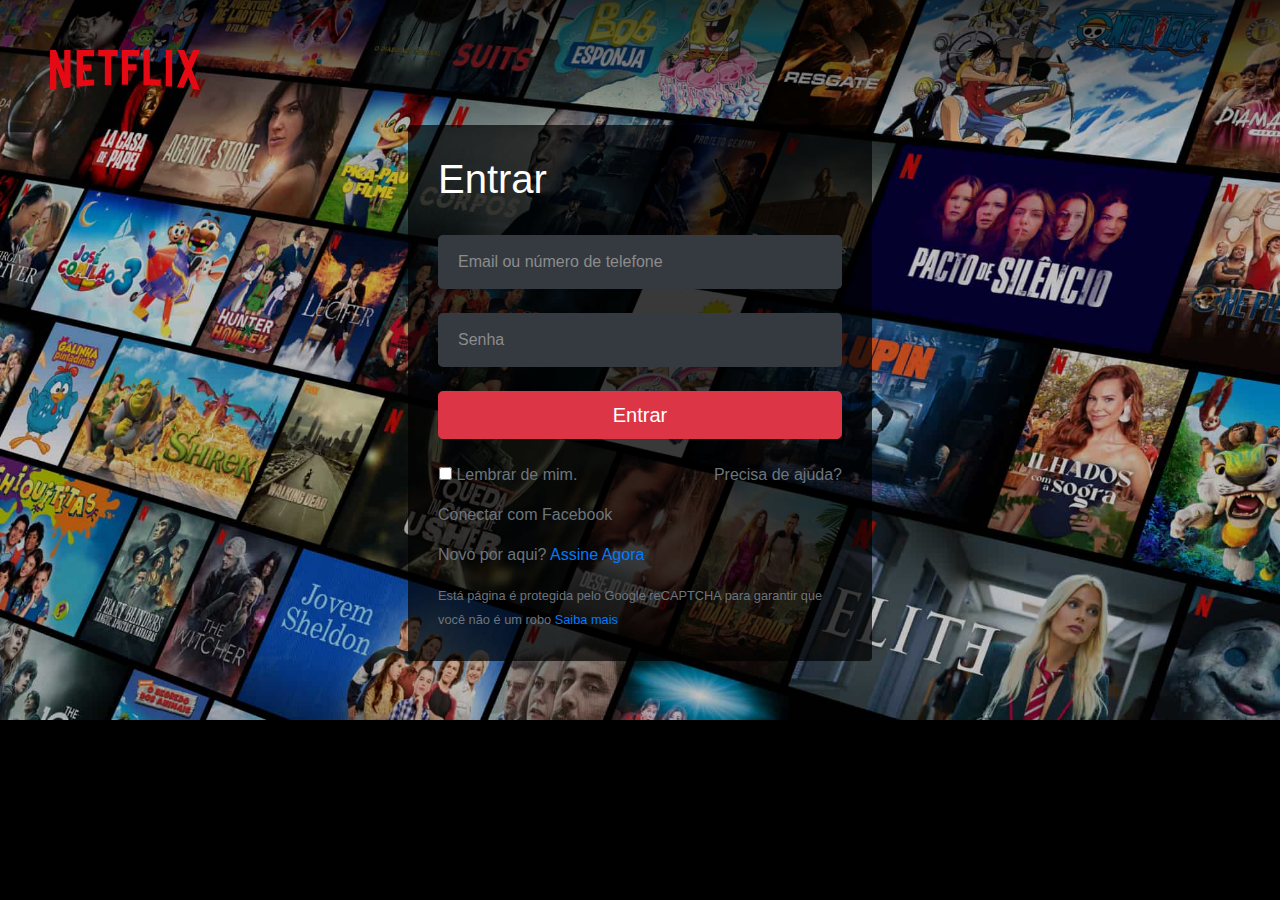
<file: index.html>
<!DOCTYPE html>
<html lang="en">
<head>
    <meta charset="UTF-8">
    <meta name="viewport" content="width=device-width, initial-scale=1.0">
    <link rel="stylesheet" href="https://cdn.jsdelivr.net/npm/bootstrap@4.6.2/dist/css/bootstrap.min.css"> 
    <link rel="stylesheet" href="https://cdnjs.cloudflare.com/ajax/libs/font-awesome/6.4.2/css/all.min.css" integrity="sha512-z3gLpd7yknf1YoNbCzqRKc4qyor8gaKU1qmn+CShxbuBusANI9QpRohGBreCFkKxLhei6S9CQXFEbbKuqLg0DA==" crossorigin="anonymous" referrerpolicy="no-referrer" />
    <link rel="stylesheet" href="css/style.css">
    <title>Login</title>
</head>
<body class="bg_filmes">
    <div class="container-fluid">
        <header class="row">
            <img src="assets/img/logo_.svg" alt="Netflix">
        </header>
        <div class="container-login">
            <div id="caixa_login" class="rounded">
                <h1 class="text-white">Entrar</h1>
                <br>
                <form class="form-login">
                    <div class="inputField">
                        <input type="email" class="form-control form-control-lg bg-dark text-white" id="candidateEmmailTel" name="candidateEmmailTel" placeholder=" ">
                        <label for="candidateEmmailTel">Email ou número de telefone</label>
                    </div>

                    <br>

                    <div class="inputField">
                        <input type="password" class="form-control form-control-lg bg-dark text-white" id="candidateSenha" name="candidateSenha" placeholder=" ">
                        <label for="candidateSenha">Senha</label>
                    </div>

                    <br>
                    <button class="btn btn-lg btn-block btn-danger">Entrar</button>
    
                    <div class="row mt-4 pl-3">
                        <div class=" text-muted">
                            <input type="checkbox"> Lembrar de mim.
                        </div>
                        <div class="col text-right">
                            <a href="#" class="text-muted">Precisa de ajuda?</a>
                        </div>
                    </div>
                    <div class="mt-3">
                        <div class="col p-0">
                            <a href="#" class="text-muted">
                                <i class="fa-brands fa-square-facebook"></i>
                             Conectar com Facebook
                            </a>
                        </div>
                        <div class="col text-muted mt-3 p-0">
                            Novo por aqui? 
                            <a href="#" class="text-primary">Assine Agora</a>
                        </div>
                        <div class="col text-muted mt-3 p-0"><small>Está página é protegida pelo Google reCAPTCHA para garantir que você não é um robo 
                            <a href="#" class="text-primary">Saiba mais</a></small>
                        </div>
                    </div>
                </form>
            </div>
        </div>
        
    </div>
</body>
</html>
</file>
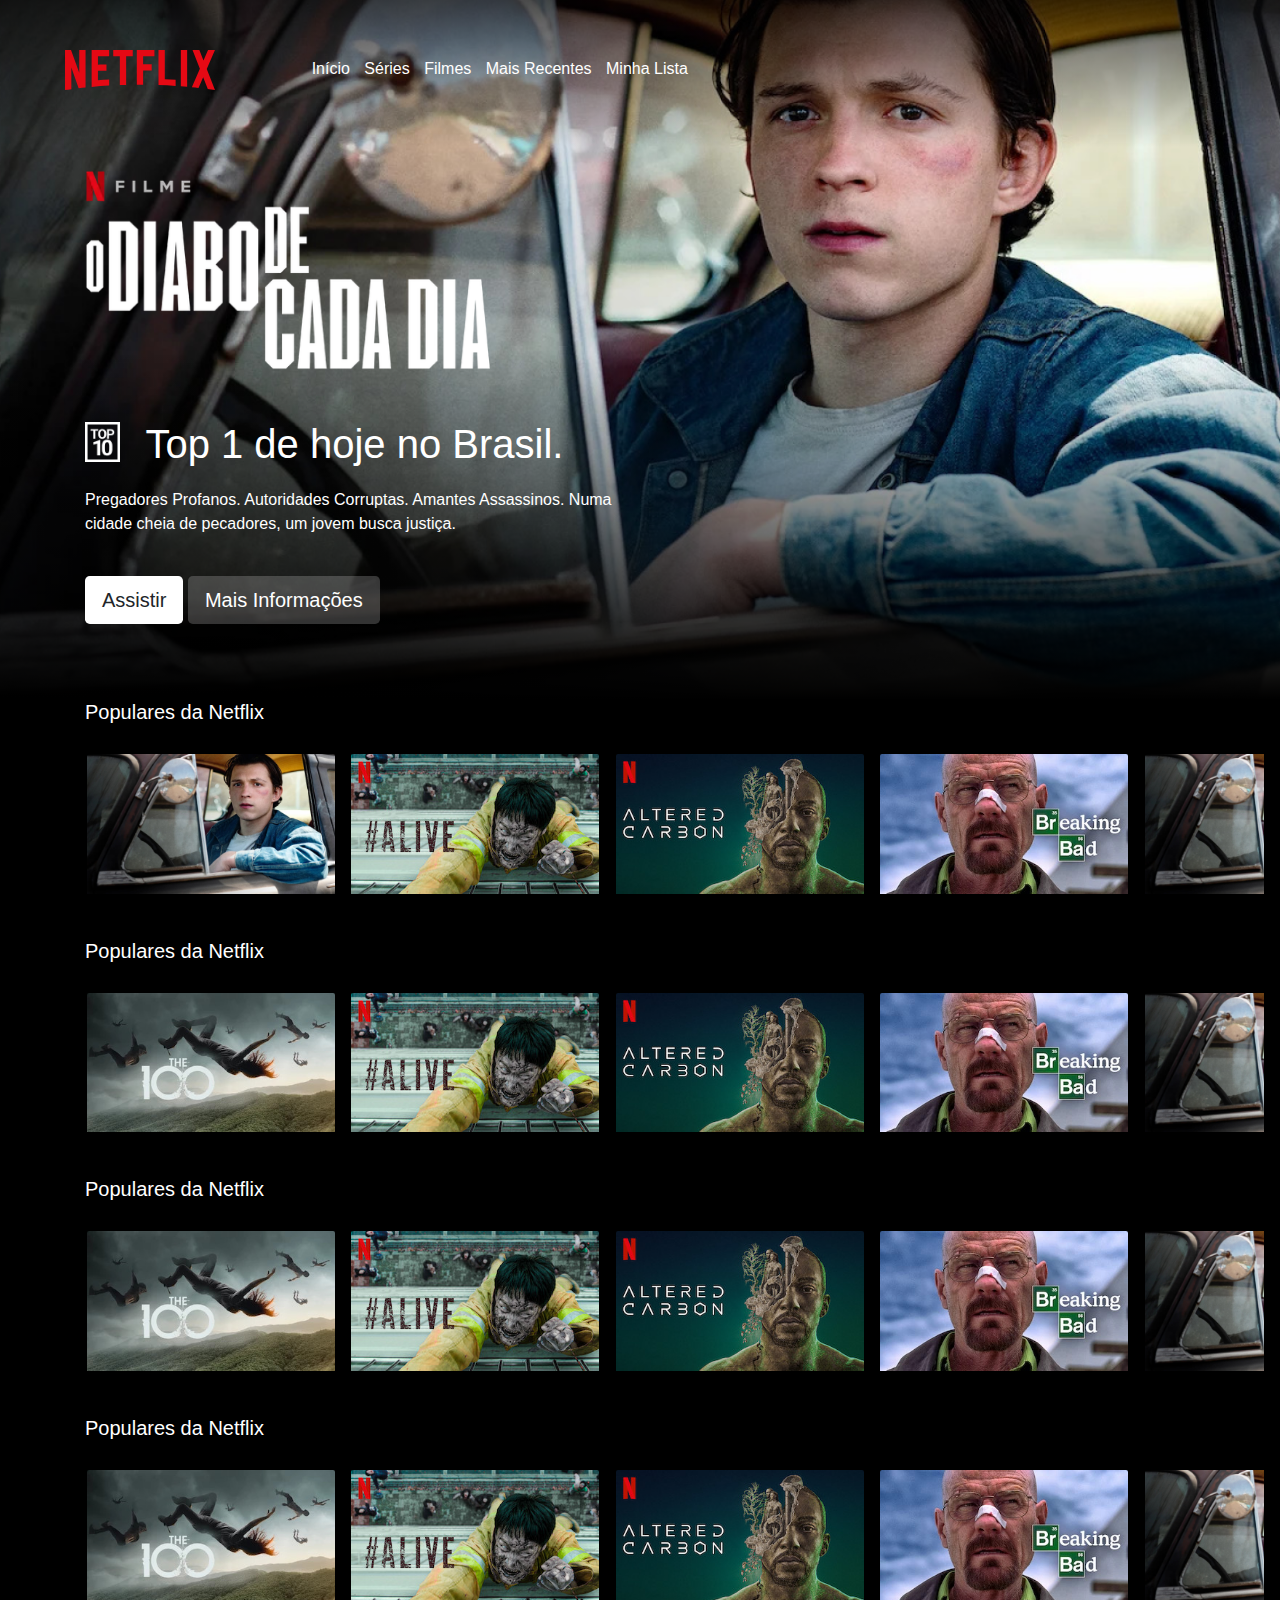
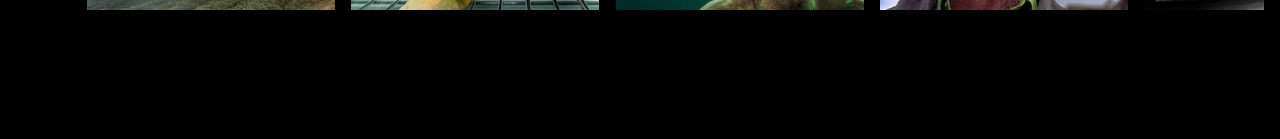
<file: home.html>
<!DOCTYPE html>
<html lang="en">
<head>
    <meta charset="UTF-8">
    <meta name="viewport" content="width=device-width, initial-scale=1.0">
    <link rel="stylesheet" href="https://cdn.jsdelivr.net/npm/bootstrap@4.6.2/dist/css/bootstrap.min.css"> 

    <link rel="stylesheet" href="https://cdnjs.cloudflare.com/ajax/libs/font-awesome/6.4.2/css/all.min.css" integrity="sha512-z3gLpd7yknf1YoNbCzqRKc4qyor8gaKU1qmn+CShxbuBusANI9QpRohGBreCFkKxLhei6S9CQXFEbbKuqLg0DA==" crossorigin="anonymous" referrerpolicy="no-referrer" />

    <!--Javascript-->
    <script
      type="text/javascript"
      src="https://cdnjs.cloudflare.com/ajax/libs/jquery/3.5.1/jquery.min.js"
    ></script>
    <script
      type="text/javascript"
      src="https://stackpath.bootstrapcdn.com/bootstrap/4.5.2/js/bootstrap.min.js"
    ></script>

    <link rel="stylesheet" href="css/style.css">
    <title>Home</title>
</head>
<body>

    <div class="modal fade" id="modal-filme">
        <div class="modal-dialog">
            <div class="modal-content">
                <div class="modal-hero">
                    <img src="assets/img/diabo-de-cada-dia.png" alt="diabo de cada dia filme">
                    <div class="col-12 modal-hero-infos">
                        <button class="btn btn-lg btn-custom-white">
                            <i class="fa-solid fa-play"></i> Assistir
                        </button>
                        <a href="#" class=" btn btn-light btn-lg rounded-circle">
                            <i class="fa-solid fa-play"></i>
                        </a>
                        <a href="#" class="btn-custom-round btn-custom-round btn btn-light btn-lg rounded-circle opacity-50">
                            <i class="fa-solid fa-thumbs-up"></i>
                        </a>
                        <a href="#" class="btn-custom-round btn btn-light rounded-circle btn-lg opacity-50">
                            <i class="fa-solid fa-thumbs-down"></i>
                        </a>
                    </div>
                    <div class="modal-infos"></div>
                </div>
                <div class="modal-infos">
                    <div class="container">
                        <div class="row">
                            <div class="col-7">
                                <p class="filme_descricao">
                                    Pregadores Profanos. Autoridades Corruptas. Amantes Assassinos. Numa cidade cheia de pecadores, um jovem busca justiça.
                                </p>
                            </div>
                            <div class="col-5">
                                <p class="filme_elenco">
                                    Elenco: <text>Silvo Sampaio, Juliana Righi, Omar Sampaio, Mikael Lopes.</text>
                                    <br>
                                    <br>
                                    Gêneros: <text>Ação, Aventura, Dramático.</text>
                                    <br>
                                    <br>
                                    Cenas e momentos: <text>Violentos.</text>
                                </p>
                            </div>
                        </div>
                        <br>
                        <div class="row">
                            <div class="col-7">
                                <h3 class="text-white">Episódeos</h3>
                            </div>
                            <div class="col-5 text-right">
                                <select class="form-control">
                                    <option>Temporada 1</option>
                                </select>
                            </div>
                        </div>
                        <br>
                        <div class="row">
                            <ul id="lista_episodeos">
                                <li>
                                    <div class="row">
                                        <div class="col-1 my-auto text-center">
                                            <h3 class="text-white">1</h3>
                                        </div>
                                        <div class="col-4">
                                            <img class="img-fluid" src="assets/img/capa-filme.png" alt="diabo de cada dia">
                                        </div>
                                        <div class="col-7">
                                            <h6 class="text-white">Nome do episódeo</h6>
                                            <p class="text-muted">
                                                Pregadores Profanos. Autoridades Corruptas.
                                                Pregadores Profanos. Autoridades Corruptas.
                                            </p>
                                        </div>
                                    </div>
                                </li>
                            </ul>
                        </div>

                        <div class="row">
                            <ul id="lista_episodeos">
                                <li>
                                    <div class="row">
                                        <div class="col-1 my-auto text-center">
                                            <h3 class="text-white">1</h3>
                                        </div>
                                        <div class="col-4">
                                            <img class="img-fluid" src="assets/img/capa-filme.png" alt="diabo de cada dia">
                                        </div>
                                        <div class="col-7">
                                            <h6 class="text-white">Nome do episódeo</h6>
                                            <p class="text-muted">
                                                Pregadores Profanos. Autoridades Corruptas.
                                                Pregadores Profanos. Autoridades Corruptas.
                                            </p>
                                        </div>
                                    </div>
                                </li>
                            </ul>
                        </div>

                        <div class="row">
                            <ul id="lista_episodeos">
                                <li>
                                    <div class="row">
                                        <div class="col-1 my-auto text-center">
                                            <h3 class="text-white">1</h3>
                                        </div>
                                        <div class="col-4">
                                            <img class="img-fluid" src="assets/img/capa-filme.png" alt="diabo de cada dia">
                                        </div>
                                        <div class="col-7">
                                            <h6 class="text-white">Nome do episódeo</h6>
                                            <p class="text-muted">
                                                Pregadores Profanos. Autoridades Corruptas.
                                                Pregadores Profanos. Autoridades Corruptas.
                                            </p>
                                        </div>
                                    </div>
                                </li>
                            </ul>
                        </div><div class="row">
                            <ul id="lista_episodeos">
                                <li>
                                    <div class="row">
                                        <div class="col-1 my-auto text-center">
                                            <h3 class="text-white">1</h3>
                                        </div>
                                        <div class="col-4">
                                            <img class="img-fluid" src="assets/img/capa-filme.png" alt="diabo de cada dia">
                                        </div>
                                        <div class="col-7">
                                            <h6 class="text-white">Nome do episódeo</h6>
                                            <p class="text-muted">
                                                Pregadores Profanos. Autoridades Corruptas.
                                                Pregadores Profanos. Autoridades Corruptas.
                                            </p>
                                        </div>
                                    </div>
                                </li>
                            </ul>
                        </div>

                        <div class="row">
                            <ul id="lista_episodeos">
                                <li>
                                    <div class="row">
                                        <div class="col-1 my-auto text-center">
                                            <h3 class="text-white">1</h3>
                                        </div>
                                        <div class="col-4">
                                            <img class="img-fluid" src="assets/img/capa-filme.png" alt="diabo de cada dia">
                                        </div>
                                        <div class="col-7">
                                            <h6 class="text-white">Nome do episódeo</h6>
                                            <p class="text-muted">
                                                Pregadores Profanos. Autoridades Corruptas.
                                                Pregadores Profanos. Autoridades Corruptas.
                                            </p>
                                        </div>
                                    </div>
                                </li>
                            </ul>
                        </div>

                        <div class="row">
                            <ul id="lista_episodeos">
                                <li>
                                    <div class="row">
                                        <div class="col-1 my-auto text-center">
                                            <h3 class="text-white">1</h3>
                                        </div>
                                        <div class="col-4">
                                            <img class="img-fluid" src="assets/img/capa-filme.png" alt="diabo de cada dia">
                                        </div>
                                        <div class="col-7">
                                            <h6 class="text-white">Nome do episódeo</h6>
                                            <p class="text-muted">
                                                Pregadores Profanos. Autoridades Corruptas.
                                                Pregadores Profanos. Autoridades Corruptas.
                                            </p>
                                        </div>
                                    </div>
                                </li>
                            </ul>
                        </div>
                    </div>
                </div>
            </div>
        </div>
    </div>

    <div class="container-fluid">
        <header class="row">
            <div class="col-2">
                <img src="assets/img/logo_.svg" alt="Netflix">
            </div>
            <div class="dropdown">
                <a href="#"><b>Navegar ˬ </b></a>
                <div class="dropdown-content">
                    <ul class="menu_list_dropdown">
                        <li><a href="#">Início</a></li>
                        <li><a href="#">Séries</a></li>
                        <li><a href="#">Filmes</a></li>
                        <li><a href="#">Mais Recentes</a></li>
                        <li><a href="#">Minha Lista</a></li>
                    </ul>
                </div>
            </div>
            <div class="col-8 menu">
                <ul class="menu_list">
                    <li>
                        <a href="#">Início</a>
                    </li>
                    <li>
                        <a href="#">Séries</a>
                    </li>
                    <li>
                        <a href="#">Filmes</a>
                    </li>
                    <li>
                        <a href="#">Mais Recentes</a>
                    </li>
                    <li>
                        <a href="#">Minha Lista</a>
                    </li>
                </ul>
            </div>
        </header>
    </div>
    <div id="hero" class="container-fluid">
        <div class="container">
            <div id="hero_infos" class="row">
                <div class="col-10 col-lg-6">
                    <img src="assets/img/diabo-de-cada-dia.png" alt="logo" class="logo">
                    <h1 class="text-white">
                        <img src="assets/img/badge-top-10.png" alt="Top 10">
                        Top 1 de hoje no Brasil.
                    </h1>
                    <p class="text-white">
                        Pregadores Profanos. Autoridades Corruptas. Amantes Assassinos.
                        Numa cidade cheia de pecadores, um jovem busca justiça.
                    </p>
                    <br>
                    <button class="btn btn-lg btn-custom-white">
                        <i class="fa-solid fa-play"></i> Assistir
                    </button>
                    <button class="btn btn-lg btn-custom-translucent">
                        <i class="fa-solid fa-circle-info"></i> Mais Informações
                    </button>
                </div>
            </div>
        </div>
    </div>

    <div id="main-content">
        <section>
            <div class="container">
                <div class="row">
                    <div class="col-12">
                        <h5 class="text-white">Populares da Netflix</h5>
                    </div>
                </div>
            </div>
            <div class="col-12">
                <ul class="filme_lista">
                    <li class="filme" data-toggle="modal" data-target="#modal-filme">
                        <img class="img-fluid" src="assets/img/filmes/diabo-nosso-de-cada-dia-capa.jpg" alt="">
                        <div class="filme_info">
                            <div class="col-12">
                                <a href="#" class=" btn btn-light rounded-circle">
                                    <i class="fa-solid fa-play"></i>
                                </a>
                                <a href="#" class="btn-custom-round btn-custom-round btn btn-light rounded-circle opacity-50">
                                    <i class="fa-solid fa-thumbs-up"></i>
                                </a>
                                <a href="#" class="btn-custom-round btn btn-light rounded-circle opacity-50">
                                    <i class="fa-solid fa-thumbs-down"></i>
                                </a>
                                <a href="#" class="btn-custom-round btn btn-light rounded-circle opacity-50">
                                    <i class="fa-solid fa-plus"></i>
                                </a>
                            </div>
                            <p>T3:EPS <text>"Meu Episódio</text></p>
                        </div>
                    </li>
                    <li class="filme">
                        <img class="img-fluid" src="assets/img/filmes/alive.jpg" alt="">
                        <div class="filme_info">
                            <div class="col-12">
                                <a href="#" class=" btn btn-light rounded-circle">
                                    <i class="fa-solid fa-play"></i>
                                </a>
                                <a href="#" class="btn-custom-round btn-custom-round btn btn-light rounded-circle opacity-50">
                                    <i class="fa-solid fa-thumbs-up"></i>
                                </a>
                                <a href="#" class="btn-custom-round btn btn-light rounded-circle opacity-50">
                                    <i class="fa-solid fa-thumbs-down"></i>
                                </a>
                                <a href="#" class="btn-custom-round btn btn-light rounded-circle opacity-50">
                                    <i class="fa-solid fa-plus"></i>
                                </a>
                            </div>
                            <p>T3:EPS <text>"Meu Episódio</text></p>
                        </div>
                    </li>
                    <li class="filme">
                        <img class="img-fluid" src="assets/img/filmes/altered-carbon.jpg" alt="">
                        <div class="filme_info">
                            <div class="col-12">
                                <a href="#" class=" btn btn-light rounded-circle">
                                    <i class="fa-solid fa-play"></i>
                                </a>
                                <a href="#" class="btn-custom-round btn-custom-round btn btn-light rounded-circle opacity-50">
                                    <i class="fa-solid fa-thumbs-up"></i>
                                </a>
                                <a href="#" class="btn-custom-round btn btn-light rounded-circle opacity-50">
                                    <i class="fa-solid fa-thumbs-down"></i>
                                </a>
                                <a href="#" class="btn-custom-round btn btn-light rounded-circle opacity-50">
                                    <i class="fa-solid fa-plus"></i>
                                </a>
                            </div>
                            <p>T3:EPS <text>"Meu Episódio</text></p>
                        </div>
                    </li>
                    <li class="filme">
                        <img class="img-fluid" src="assets/img/filmes/breaking-bad.jpg" alt="">
                        <div class="filme_info">
                            <div class="col-12">
                                <a href="#" class=" btn btn-light rounded-circle">
                                    <i class="fa-solid fa-play"></i>
                                </a>
                                <a href="#" class="btn-custom-round btn-custom-round btn btn-light rounded-circle opacity-50">
                                    <i class="fa-solid fa-thumbs-up"></i>
                                </a>
                                <a href="#" class="btn-custom-round btn btn-light rounded-circle opacity-50">
                                    <i class="fa-solid fa-thumbs-down"></i>
                                </a>
                                <a href="#" class="btn-custom-round btn btn-light rounded-circle opacity-50">
                                    <i class="fa-solid fa-plus"></i>
                                </a>
                            </div>
                            <p>T3:EPS <text>"Meu Episódio</text></p>
                        </div>
                    </li>
                    <li class="filme">
                        <img class="img-fluid" src="assets/img/filmes/diabo-nosso-de-cada-dia-capa.jpg" alt="">
                        <div class="filme_info">
                            <div class="col-12">
                                <a href="#" class=" btn btn-light rounded-circle">
                                    <i class="fa-solid fa-play"></i>
                                </a>
                                <a href="#" class="btn-custom-round btn-custom-round btn btn-light rounded-circle opacity-50">
                                    <i class="fa-solid fa-thumbs-up"></i>
                                </a>
                                <a href="#" class="btn-custom-round btn btn-light rounded-circle opacity-50">
                                    <i class="fa-solid fa-thumbs-down"></i>
                                </a>
                                <a href="#" class="btn-custom-round btn btn-light rounded-circle opacity-50">
                                    <i class="fa-solid fa-plus"></i>
                                </a>
                            </div>
                            <p>T3:EPS <text>"Meu Episódio</text></p>
                        </div>
                    </li>
                    <li class="filme">
                        <img class="img-fluid" src="assets/img/filmes/diabo.jpg" alt="">
                        <div class="filme_info">
                            <div class="col-12">
                                <a href="#" class=" btn btn-light rounded-circle">
                                    <i class="fa-solid fa-play"></i>
                                </a>
                                <a href="#" class="btn-custom-round btn-custom-round btn btn-light rounded-circle opacity-50">
                                    <i class="fa-solid fa-thumbs-up"></i>
                                </a>
                                <a href="#" class="btn-custom-round btn btn-light rounded-circle opacity-50">
                                    <i class="fa-solid fa-thumbs-down"></i>
                                </a>
                                <a href="#" class="btn-custom-round btn btn-light rounded-circle opacity-50">
                                    <i class="fa-solid fa-plus"></i>
                                </a>
                            </div>
                            <p>T3:EPS <text>"Meu Episódio</text></p>
                        </div>
                    </li>
                    <li class="filme">
                        <img class="img-fluid" src="assets/img/filmes/django.jpg" alt="">
                        <div class="filme_info">
                            <div class="col-12">
                                <a href="#" class=" btn btn-light rounded-circle">
                                    <i class="fa-solid fa-play"></i>
                                </a>
                                <a href="#" class="btn-custom-round btn-custom-round btn btn-light rounded-circle opacity-50">
                                    <i class="fa-solid fa-thumbs-up"></i>
                                </a>
                                <a href="#" class="btn-custom-round btn btn-light rounded-circle opacity-50">
                                    <i class="fa-solid fa-thumbs-down"></i>
                                </a>
                                <a href="#" class="btn-custom-round btn btn-light rounded-circle opacity-50">
                                    <i class="fa-solid fa-plus"></i>
                                </a>
                            </div>
                            <p>T3:EPS <text>"Meu Episódio</text></p>
                        </div>
                    </li>

                </ul>   
            </div>
        </section>

        <section>
            <div class="container">
                <div class="row">
                    <div class="col-12">
                        <h5 class="text-white">Populares da Netflix</h5>
                    </div>
                </div>
            </div>
            <div class="col-12">
                <ul class="filme_lista">
                    <li class="filme">
                        <img class="img-fluid" src="assets/img/filmes/100.jpg" alt="">
                        <div class="filme_info">
                            <div class="col-12">
                                <a href="#" class=" btn btn-light rounded-circle">
                                    <i class="fa-solid fa-play"></i>
                                </a>
                                <a href="#" class="btn-custom-round btn-custom-round btn btn-light rounded-circle opacity-50">
                                    <i class="fa-solid fa-thumbs-up"></i>
                                </a>
                                <a href="#" class="btn-custom-round btn btn-light rounded-circle opacity-50">
                                    <i class="fa-solid fa-thumbs-down"></i>
                                </a>
                                <a href="#" class="btn-custom-round btn btn-light rounded-circle opacity-50">
                                    <i class="fa-solid fa-plus"></i>
                                </a>
                            </div>
                            <p>T3:EPS <text>"Meu Episódio</text></p>
                        </div>
                    </li>
                    <li class="filme">
                        <img class="img-fluid" src="assets/img/filmes/alive.jpg" alt="">
                        <div class="filme_info">
                            <div class="col-12">
                                <a href="#" class=" btn btn-light rounded-circle">
                                    <i class="fa-solid fa-play"></i>
                                </a>
                                <a href="#" class="btn-custom-round btn-custom-round btn btn-light rounded-circle opacity-50">
                                    <i class="fa-solid fa-thumbs-up"></i>
                                </a>
                                <a href="#" class="btn-custom-round btn btn-light rounded-circle opacity-50">
                                    <i class="fa-solid fa-thumbs-down"></i>
                                </a>
                                <a href="#" class="btn-custom-round btn btn-light rounded-circle opacity-50">
                                    <i class="fa-solid fa-plus"></i>
                                </a>
                            </div>
                            <p>T3:EPS <text>"Meu Episódio</text></p>
                        </div>
                    </li>
                    <li class="filme">
                        <img class="img-fluid" src="assets/img/filmes/altered-carbon.jpg" alt="">
                        <div class="filme_info">
                            <div class="col-12">
                                <a href="#" class=" btn btn-light rounded-circle">
                                    <i class="fa-solid fa-play"></i>
                                </a>
                                <a href="#" class="btn-custom-round btn-custom-round btn btn-light rounded-circle opacity-50">
                                    <i class="fa-solid fa-thumbs-up"></i>
                                </a>
                                <a href="#" class="btn-custom-round btn btn-light rounded-circle opacity-50">
                                    <i class="fa-solid fa-thumbs-down"></i>
                                </a>
                                <a href="#" class="btn-custom-round btn btn-light rounded-circle opacity-50">
                                    <i class="fa-solid fa-plus"></i>
                                </a>
                            </div>
                            <p>T3:EPS <text>"Meu Episódio</text></p>
                        </div>
                    </li>
                    <li class="filme">
                        <img class="img-fluid" src="assets/img/filmes/breaking-bad.jpg" alt="">
                        <div class="filme_info">
                            <div class="col-12">
                                <a href="#" class=" btn btn-light rounded-circle">
                                    <i class="fa-solid fa-play"></i>
                                </a>
                                <a href="#" class="btn-custom-round btn-custom-round btn btn-light rounded-circle opacity-50">
                                    <i class="fa-solid fa-thumbs-up"></i>
                                </a>
                                <a href="#" class="btn-custom-round btn btn-light rounded-circle opacity-50">
                                    <i class="fa-solid fa-thumbs-down"></i>
                                </a>
                                <a href="#" class="btn-custom-round btn btn-light rounded-circle opacity-50">
                                    <i class="fa-solid fa-plus"></i>
                                </a>
                            </div>
                            <p>T3:EPS <text>"Meu Episódio</text></p>
                        </div>
                    </li>
                    <li class="filme">
                        <img class="img-fluid" src="assets/img/filmes/diabo-nosso-de-cada-dia-capa.jpg" alt="">
                        <div class="filme_info">
                            <div class="col-12">
                                <a href="#" class=" btn btn-light rounded-circle">
                                    <i class="fa-solid fa-play"></i>
                                </a>
                                <a href="#" class="btn-custom-round btn-custom-round btn btn-light rounded-circle opacity-50">
                                    <i class="fa-solid fa-thumbs-up"></i>
                                </a>
                                <a href="#" class="btn-custom-round btn btn-light rounded-circle opacity-50">
                                    <i class="fa-solid fa-thumbs-down"></i>
                                </a>
                                <a href="#" class="btn-custom-round btn btn-light rounded-circle opacity-50">
                                    <i class="fa-solid fa-plus"></i>
                                </a>
                            </div>
                            <p>T3:EPS <text>"Meu Episódio</text></p>
                        </div>
                    </li>
                    <li class="filme">
                        <img class="img-fluid" src="assets/img/filmes/diabo.jpg" alt="">
                        <div class="filme_info">
                            <div class="col-12">
                                <a href="#" class=" btn btn-light rounded-circle">
                                    <i class="fa-solid fa-play"></i>
                                </a>
                                <a href="#" class="btn-custom-round btn-custom-round btn btn-light rounded-circle opacity-50">
                                    <i class="fa-solid fa-thumbs-up"></i>
                                </a>
                                <a href="#" class="btn-custom-round btn btn-light rounded-circle opacity-50">
                                    <i class="fa-solid fa-thumbs-down"></i>
                                </a>
                                <a href="#" class="btn-custom-round btn btn-light rounded-circle opacity-50">
                                    <i class="fa-solid fa-plus"></i>
                                </a>
                            </div>
                            <p>T3:EPS <text>"Meu Episódio</text></p>
                        </div>
                    </li>
                    <li class="filme">
                        <img class="img-fluid" src="assets/img/filmes/django.jpg" alt="">
                        <div class="filme_info">
                            <div class="col-12">
                                <a href="#" class=" btn btn-light rounded-circle">
                                    <i class="fa-solid fa-play"></i>
                                </a>
                                <a href="#" class="btn-custom-round btn-custom-round btn btn-light rounded-circle opacity-50">
                                    <i class="fa-solid fa-thumbs-up"></i>
                                </a>
                                <a href="#" class="btn-custom-round btn btn-light rounded-circle opacity-50">
                                    <i class="fa-solid fa-thumbs-down"></i>
                                </a>
                                <a href="#" class="btn-custom-round btn btn-light rounded-circle opacity-50">
                                    <i class="fa-solid fa-plus"></i>
                                </a>
                            </div>
                            <p>T3:EPS <text>"Meu Episódio</text></p>
                        </div>
                    </li>

                </ul>   
            </div>
        </section>

        <section>
            <div class="container">
                <div class="row">
                    <div class="col-12">
                        <h5 class="text-white">Populares da Netflix</h5>
                    </div>
                </div>
            </div>
            <div class="col-12">
                <ul class="filme_lista">
                    <li class="filme">
                        <img class="img-fluid" src="assets/img/filmes/100.jpg" alt="">
                        <div class="filme_info">
                            <div class="col-12">
                                <a href="#" class=" btn btn-light rounded-circle">
                                    <i class="fa-solid fa-play"></i>
                                </a>
                                <a href="#" class="btn-custom-round btn-custom-round btn btn-light rounded-circle opacity-50">
                                    <i class="fa-solid fa-thumbs-up"></i>
                                </a>
                                <a href="#" class="btn-custom-round btn btn-light rounded-circle opacity-50">
                                    <i class="fa-solid fa-thumbs-down"></i>
                                </a>
                                <a href="#" class="btn-custom-round btn btn-light rounded-circle opacity-50">
                                    <i class="fa-solid fa-plus"></i>
                                </a>
                            </div>
                            <p>T3:EPS <text>"Meu Episódio</text></p>
                        </div>
                    </li>
                    <li class="filme">
                        <img class="img-fluid" src="assets/img/filmes/alive.jpg" alt="">
                        <div class="filme_info">
                            <div class="col-12">
                                <a href="#" class=" btn btn-light rounded-circle">
                                    <i class="fa-solid fa-play"></i>
                                </a>
                                <a href="#" class="btn-custom-round btn-custom-round btn btn-light rounded-circle opacity-50">
                                    <i class="fa-solid fa-thumbs-up"></i>
                                </a>
                                <a href="#" class="btn-custom-round btn btn-light rounded-circle opacity-50">
                                    <i class="fa-solid fa-thumbs-down"></i>
                                </a>
                                <a href="#" class="btn-custom-round btn btn-light rounded-circle opacity-50">
                                    <i class="fa-solid fa-plus"></i>
                                </a>
                            </div>
                            <p>T3:EPS <text>"Meu Episódio</text></p>
                        </div>
                    </li>
                    <li class="filme">
                        <img class="img-fluid" src="assets/img/filmes/altered-carbon.jpg" alt="">
                        <div class="filme_info">
                            <div class="col-12">
                                <a href="#" class=" btn btn-light rounded-circle">
                                    <i class="fa-solid fa-play"></i>
                                </a>
                                <a href="#" class="btn-custom-round btn-custom-round btn btn-light rounded-circle opacity-50">
                                    <i class="fa-solid fa-thumbs-up"></i>
                                </a>
                                <a href="#" class="btn-custom-round btn btn-light rounded-circle opacity-50">
                                    <i class="fa-solid fa-thumbs-down"></i>
                                </a>
                                <a href="#" class="btn-custom-round btn btn-light rounded-circle opacity-50">
                                    <i class="fa-solid fa-plus"></i>
                                </a>
                            </div>
                            <p>T3:EPS <text>"Meu Episódio</text></p>
                        </div>
                    </li>
                    <li class="filme">
                        <img class="img-fluid" src="assets/img/filmes/breaking-bad.jpg" alt="">
                        <div class="filme_info">
                            <div class="col-12">
                                <a href="#" class=" btn btn-light rounded-circle">
                                    <i class="fa-solid fa-play"></i>
                                </a>
                                <a href="#" class="btn-custom-round btn-custom-round btn btn-light rounded-circle opacity-50">
                                    <i class="fa-solid fa-thumbs-up"></i>
                                </a>
                                <a href="#" class="btn-custom-round btn btn-light rounded-circle opacity-50">
                                    <i class="fa-solid fa-thumbs-down"></i>
                                </a>
                                <a href="#" class="btn-custom-round btn btn-light rounded-circle opacity-50">
                                    <i class="fa-solid fa-plus"></i>
                                </a>
                            </div>
                            <p>T3:EPS <text>"Meu Episódio</text></p>
                        </div>
                    </li>
                    <li class="filme">
                        <img class="img-fluid" src="assets/img/filmes/diabo-nosso-de-cada-dia-capa.jpg" alt="">
                        <div class="filme_info">
                            <div class="col-12">
                                <a href="#" class=" btn btn-light rounded-circle">
                                    <i class="fa-solid fa-play"></i>
                                </a>
                                <a href="#" class="btn-custom-round btn-custom-round btn btn-light rounded-circle opacity-50">
                                    <i class="fa-solid fa-thumbs-up"></i>
                                </a>
                                <a href="#" class="btn-custom-round btn btn-light rounded-circle opacity-50">
                                    <i class="fa-solid fa-thumbs-down"></i>
                                </a>
                                <a href="#" class="btn-custom-round btn btn-light rounded-circle opacity-50">
                                    <i class="fa-solid fa-plus"></i>
                                </a>
                            </div>
                            <p>T3:EPS <text>"Meu Episódio</text></p>
                        </div>
                    </li>
                    <li class="filme">
                        <img class="img-fluid" src="assets/img/filmes/diabo.jpg" alt="">
                        <div class="filme_info">
                            <div class="col-12">
                                <a href="#" class=" btn btn-light rounded-circle">
                                    <i class="fa-solid fa-play"></i>
                                </a>
                                <a href="#" class="btn-custom-round btn-custom-round btn btn-light rounded-circle opacity-50">
                                    <i class="fa-solid fa-thumbs-up"></i>
                                </a>
                                <a href="#" class="btn-custom-round btn btn-light rounded-circle opacity-50">
                                    <i class="fa-solid fa-thumbs-down"></i>
                                </a>
                                <a href="#" class="btn-custom-round btn btn-light rounded-circle opacity-50">
                                    <i class="fa-solid fa-plus"></i>
                                </a>
                            </div>
                            <p>T3:EPS <text>"Meu Episódio</text></p>
                        </div>
                    </li>
                    <li class="filme">
                        <img class="img-fluid" src="assets/img/filmes/django.jpg" alt="">
                        <div class="filme_info">
                            <div class="col-12">
                                <a href="#" class=" btn btn-light rounded-circle">
                                    <i class="fa-solid fa-play"></i>
                                </a>
                                <a href="#" class="btn-custom-round btn-custom-round btn btn-light rounded-circle opacity-50">
                                    <i class="fa-solid fa-thumbs-up"></i>
                                </a>
                                <a href="#" class="btn-custom-round btn btn-light rounded-circle opacity-50">
                                    <i class="fa-solid fa-thumbs-down"></i>
                                </a>
                                <a href="#" class="btn-custom-round btn btn-light rounded-circle opacity-50">
                                    <i class="fa-solid fa-plus"></i>
                                </a>
                            </div>
                            <p>T3:EPS <text>"Meu Episódio</text></p>
                        </div>
                    </li>

                </ul>   
            </div>
        </section>

        <section>
            <div class="container">
                <div class="row">
                    <div class="col-12">
                        <h5 class="text-white">Populares da Netflix</h5>
                    </div>
                </div>
            </div>
            <div class="col-12">
                <ul class="filme_lista">
                    <li class="filme">
                        <img class="img-fluid" src="assets/img/filmes/100.jpg" alt="">
                        <div class="filme_info">
                            <div class="col-12">
                                <a href="#" class=" btn btn-light rounded-circle">
                                    <i class="fa-solid fa-play"></i>
                                </a>
                                <a href="#" class="btn-custom-round btn-custom-round btn btn-light rounded-circle opacity-50">
                                    <i class="fa-solid fa-thumbs-up"></i>
                                </a>
                                <a href="#" class="btn-custom-round btn btn-light rounded-circle opacity-50">
                                    <i class="fa-solid fa-thumbs-down"></i>
                                </a>
                                <a href="#" class="btn-custom-round btn btn-light rounded-circle opacity-50">
                                    <i class="fa-solid fa-plus"></i>
                                </a>
                            </div>
                            <p>T3:EPS <text>"Meu Episódio</text></p>
                        </div>
                    </li>
                    <li class="filme">
                        <img class="img-fluid" src="assets/img/filmes/alive.jpg" alt="">
                        <div class="filme_info">
                            <div class="col-12">
                                <a href="#" class=" btn btn-light rounded-circle">
                                    <i class="fa-solid fa-play"></i>
                                </a>
                                <a href="#" class="btn-custom-round btn-custom-round btn btn-light rounded-circle opacity-50">
                                    <i class="fa-solid fa-thumbs-up"></i>
                                </a>
                                <a href="#" class="btn-custom-round btn btn-light rounded-circle opacity-50">
                                    <i class="fa-solid fa-thumbs-down"></i>
                                </a>
                                <a href="#" class="btn-custom-round btn btn-light rounded-circle opacity-50">
                                    <i class="fa-solid fa-plus"></i>
                                </a>
                            </div>
                            <p>T3:EPS <text>"Meu Episódio</text></p>
                        </div>
                    </li>
                    <li class="filme">
                        <img class="img-fluid" src="assets/img/filmes/altered-carbon.jpg" alt="">
                        <div class="filme_info">
                            <div class="col-12">
                                <a href="#" class=" btn btn-light rounded-circle">
                                    <i class="fa-solid fa-play"></i>
                                </a>
                                <a href="#" class="btn-custom-round btn-custom-round btn btn-light rounded-circle opacity-50">
                                    <i class="fa-solid fa-thumbs-up"></i>
                                </a>
                                <a href="#" class="btn-custom-round btn btn-light rounded-circle opacity-50">
                                    <i class="fa-solid fa-thumbs-down"></i>
                                </a>
                                <a href="#" class="btn-custom-round btn btn-light rounded-circle opacity-50">
                                    <i class="fa-solid fa-plus"></i>
                                </a>
                            </div>
                            <p>T3:EPS <text>"Meu Episódio</text></p>
                        </div>
                    </li>
                    <li class="filme">
                        <img class="img-fluid" src="assets/img/filmes/breaking-bad.jpg" alt="">
                        <div class="filme_info">
                            <div class="col-12">
                                <a href="#" class=" btn btn-light rounded-circle">
                                    <i class="fa-solid fa-play"></i>
                                </a>
                                <a href="#" class="btn-custom-round btn-custom-round btn btn-light rounded-circle opacity-50">
                                    <i class="fa-solid fa-thumbs-up"></i>
                                </a>
                                <a href="#" class="btn-custom-round btn btn-light rounded-circle opacity-50">
                                    <i class="fa-solid fa-thumbs-down"></i>
                                </a>
                                <a href="#" class="btn-custom-round btn btn-light rounded-circle opacity-50">
                                    <i class="fa-solid fa-plus"></i>
                                </a>
                            </div>
                            <p>T3:EPS <text>"Meu Episódio</text></p>
                        </div>
                    </li>
                    <li class="filme">
                        <img class="img-fluid" src="assets/img/filmes/diabo-nosso-de-cada-dia-capa.jpg" alt="">
                        <div class="filme_info">
                            <div class="col-12">
                                <a href="#" class=" btn btn-light rounded-circle">
                                    <i class="fa-solid fa-play"></i>
                                </a>
                                <a href="#" class="btn-custom-round btn-custom-round btn btn-light rounded-circle opacity-50">
                                    <i class="fa-solid fa-thumbs-up"></i>
                                </a>
                                <a href="#" class="btn-custom-round btn btn-light rounded-circle opacity-50">
                                    <i class="fa-solid fa-thumbs-down"></i>
                                </a>
                                <a href="#" class="btn-custom-round btn btn-light rounded-circle opacity-50">
                                    <i class="fa-solid fa-plus"></i>
                                </a>
                            </div>
                            <p>T3:EPS <text>"Meu Episódio</text></p>
                        </div>
                    </li>
                    <li class="filme">
                        <img class="img-fluid" src="assets/img/filmes/diabo.jpg" alt="">
                        <div class="filme_info">
                            <div class="col-12">
                                <a href="#" class=" btn btn-light rounded-circle">
                                    <i class="fa-solid fa-play"></i>
                                </a>
                                <a href="#" class="btn-custom-round btn-custom-round btn btn-light rounded-circle opacity-50">
                                    <i class="fa-solid fa-thumbs-up"></i>
                                </a>
                                <a href="#" class="btn-custom-round btn btn-light rounded-circle opacity-50">
                                    <i class="fa-solid fa-thumbs-down"></i>
                                </a>
                                <a href="#" class="btn-custom-round btn btn-light rounded-circle opacity-50">
                                    <i class="fa-solid fa-plus"></i>
                                </a>
                            </div>
                            <p>T3:EPS <text>"Meu Episódio</text></p>
                        </div>
                    </li>
                    <li class="filme">
                        <img class="img-fluid" src="assets/img/filmes/django.jpg" alt="">
                        <div class="filme_info">
                            <div class="col-12">
                                <a href="#" class=" btn btn-light rounded-circle">
                                    <i class="fa-solid fa-play"></i>
                                </a>
                                <a href="#" class="btn-custom-round btn-custom-round btn btn-light rounded-circle opacity-50">
                                    <i class="fa-solid fa-thumbs-up"></i>
                                </a>
                                <a href="#" class="btn-custom-round btn btn-light rounded-circle opacity-50">
                                    <i class="fa-solid fa-thumbs-down"></i>
                                </a>
                                <a href="#" class="btn-custom-round btn btn-light rounded-circle opacity-50">
                                    <i class="fa-solid fa-plus"></i>
                                </a>
                            </div>
                            <p>T3:EPS <text>"Meu Episódio</text></p>
                        </div>
                    </li>

                </ul>   
            </div>
        </section>
    </div>
</body>
</html>
</file>
<file: css/style.css>
@import url(global.css);
@import url(login.css);
@import url(home.css);
@import url(modal.css);
</file>
